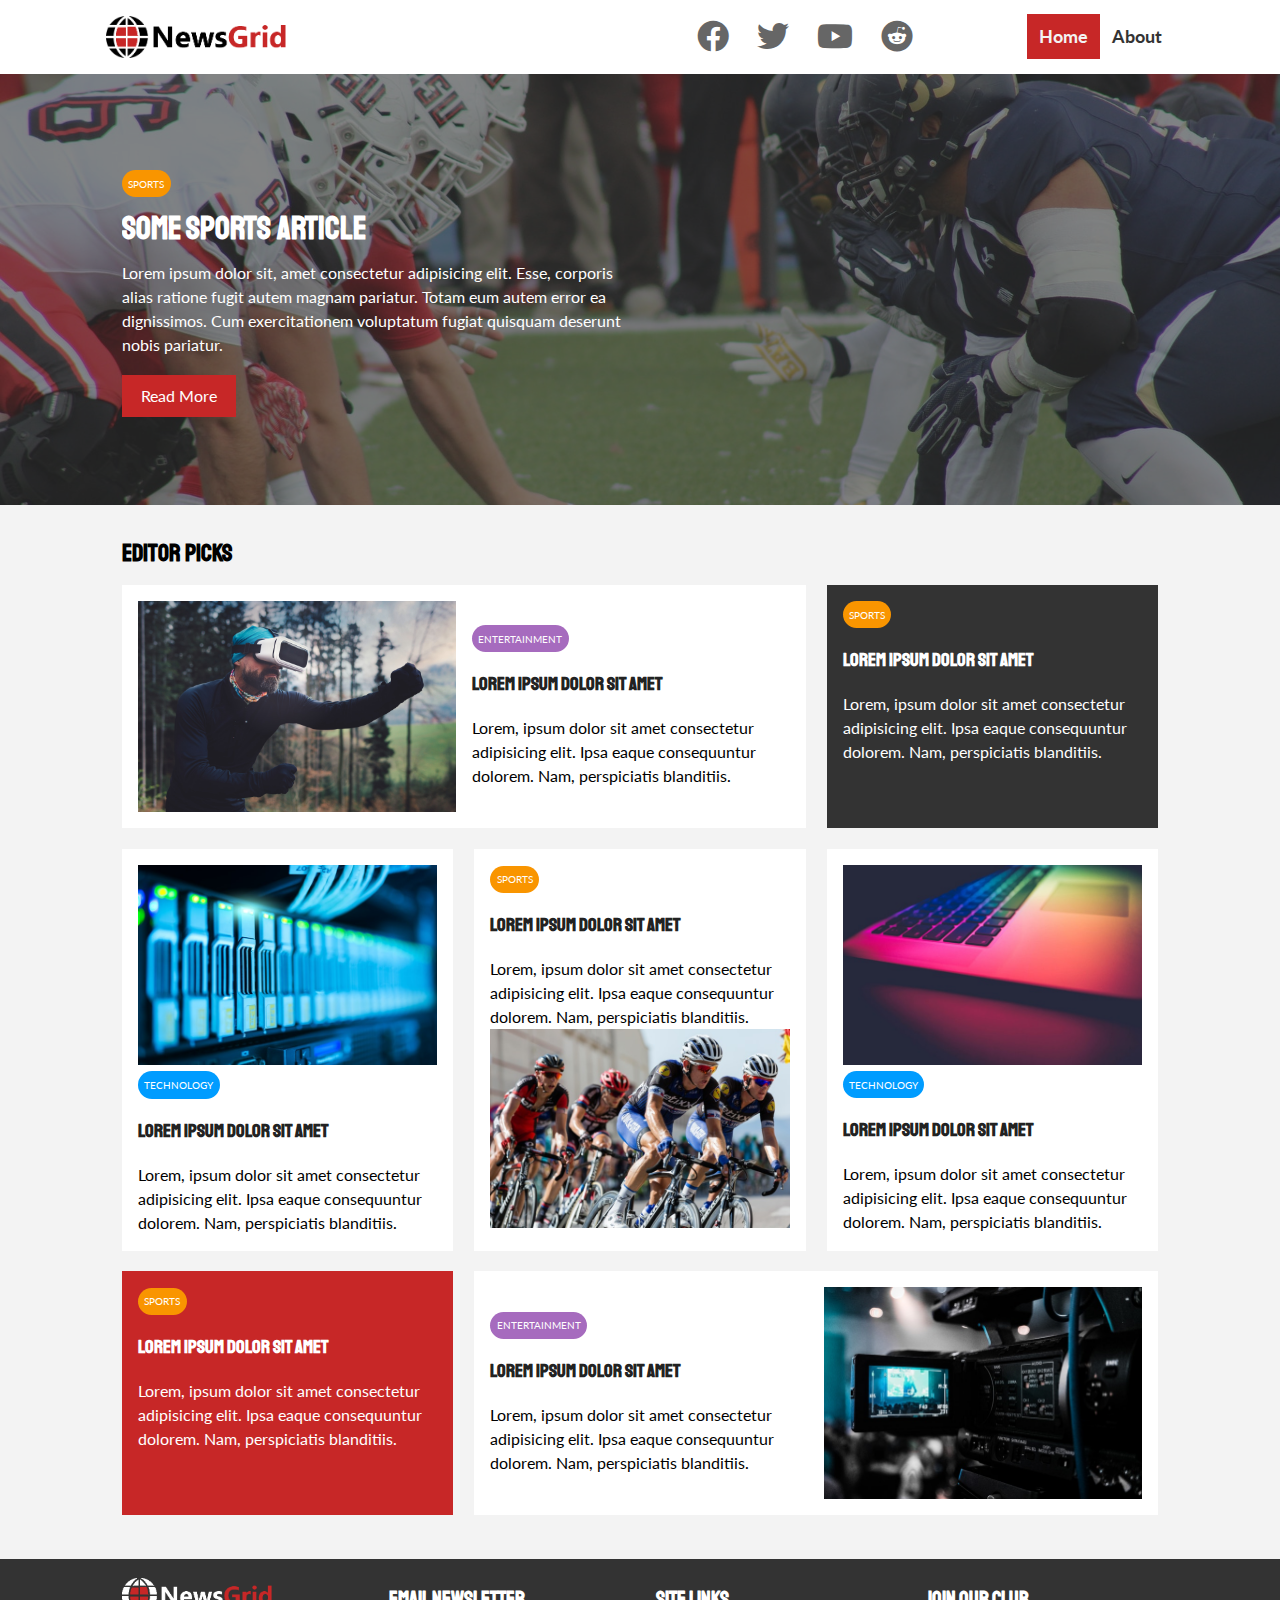
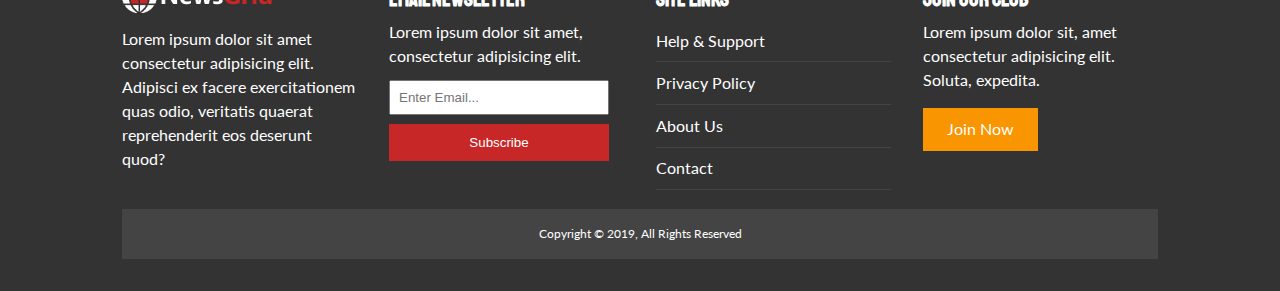
<file: index.html>
<!DOCTYPE html>
<html lang="en">
<head>
    <meta charset="UTF-8">
    <meta name="viewport" content="width=device-width, initial-scale=1.0"> 
    <link href="https://fonts.googleapis.com/css?family=Lato|Staatliches&display=swap" rel="stylesheet">
    <link rel="stylesheet" href="./css copy/all.css">
    <link rel="stylesheet" href="./css/style.css">
    <link rel="stylesheet" media="screen and (max-width: 900px)" href="./css/mobile.css"> 
    <link rel="shortcut icon" type="image/x-icon" href="favicon.ico">
    <title>NewsGrid | Latest News</title>
</head>
<body>

    <!-- navbar -->
      <nav class="main-nav">
          <div class="container">
              <img src="./image_resources/logo.png" alt="NewsGrid" class="logo">
              <div class="social-net">
                <a href="http://facebook.com" target="_blank"><i class="fab fa-facebook fa-2x"></i></a>
                <a href="http://twitter.com" target="_blank"><i class="fab fa-twitter fa-2x"></i></a>
                <a href="http://youtube.com" target="_blank"><i class="fab fa-youtube fa-2x"></i></a>
                <a href="http://reddit.com" target="_blank"><i class="fab fa-reddit fa-2x"></i></a>
                </div>
                <ul>
                    <li><a href="index.html" class="current-page">Home</a></li>
                    <li ><a href="./about.html">About</a></li>
                </ul>
          </div>
      </nav>

      <!-- showcase -->
      <div class="showcase">
        <div class="container">
            <div class="showcase-container">
                <div class="showcase-content">
                    <div class="category category-sports">Sports</div>
                    <h1>SOME SPORTS ARTICLE</h1>
                    <p>Lorem ipsum dolor sit, amet consectetur adipisicing elit. Esse, corporis alias ratione fugit autem magnam pariatur. Totam eum autem error ea dignissimos. Cum exercitationem voluptatum fugiat quisquam deserunt nobis pariatur.</p>
                    <a href="#" class="btn btn-primary">Read More</a>
                </div>
            </div>
        </div>
    </div>

    <!-- HOME ARTICLE -->

    <div class="home-article">
        <div class="container">
            <h2>Editor Picks</h2>
            <div class="article-container">
                <div class="card">
                    <img src="./image_resources/articles/ent1.jpg" alt="ent1">
                    <div>
                        <div class="category category-ent">
                            Entertainment 
                        </div>                        
                        <h3>
                            <a href="articel.html">Lorem ipsum dolor sit amet</a>
                        </h3>
                            <p>Lorem, ipsum dolor sit amet consectetur adipisicing elit. Ipsa eaque consequuntur dolorem. Nam, perspiciatis blanditiis.</p>
                    </div>
                </div>

                <div class="card bg-dark">
                    <div class="category category-sports">
                        Sports 
                    </div>                        
                    <h3>
                        <a href="articel.html">Lorem ipsum dolor sit amet</a>
                    </h3>
                        <p>Lorem, ipsum dolor sit amet consectetur adipisicing elit. Ipsa eaque consequuntur dolorem. Nam, perspiciatis blanditiis.</p>
                </div>

                <div class="card">
                    <img src="./image_resources/articles/tech1.jpg" alt="tech1">
                    <div class="category category-tech">
                        Technology
                    </div>                        
                    <h3>
                        <a href="articel.html">Lorem ipsum dolor sit amet</a>
                    </h3>
                        <p>Lorem, ipsum dolor sit amet consectetur adipisicing elit. Ipsa eaque consequuntur dolorem. Nam, perspiciatis blanditiis.</p>
                </div>

                <div class="card">
                    <div class="category category-sports">
                        Sports
                    </div>                        
                    <h3>
                        <a href="articel.html">Lorem ipsum dolor sit amet</a>
                    </h3>
                        <p>Lorem, ipsum dolor sit amet consectetur adipisicing elit. Ipsa eaque consequuntur dolorem. Nam, perspiciatis blanditiis.</p>
                    <img src="./image_resources/articles/sports1.jpg" alt="sports1">

                </div>

                <div class="card">
                    <img src="./image_resources/articles/tech2.jpg" alt="tech2">
                    <div class="category category-tech">
                        Technology
                    </div>                        
                    <h3>
                        <a href="articel.html">Lorem ipsum dolor sit amet</a>
                    </h3>
                        <p>Lorem, ipsum dolor sit amet consectetur adipisicing elit. Ipsa eaque consequuntur dolorem. Nam, perspiciatis blanditiis.</p>
                </div>

                <div class="card bg-primary">
                    <div class="category category-sports">
                        Sports 
                    </div>                        
                    <h3>
                        <a href="articel.html">Lorem ipsum dolor sit amet</a>
                    </h3>
                        <p>Lorem, ipsum dolor sit amet consectetur adipisicing elit. Ipsa eaque consequuntur dolorem. Nam, perspiciatis blanditiis.</p>
                </div>

                <div class="card">
                    <div>
                        <div class="category category-ent">
                            Entertainment 
                        </div>                        
                        <h3>
                            <a href="articel.html">Lorem ipsum dolor sit amet</a>
                        </h3>
                            <p>Lorem, ipsum dolor sit amet consectetur adipisicing elit. Ipsa eaque consequuntur dolorem. Nam, perspiciatis blanditiis.</p>
                    </div>

                    <img src="./image_resources/articles/ent2.jpg" alt="ent1">
                </div>
            </div>
        </div>
    </div>

    <!-- Footer -->
    <footer class="footer">
        <div class="container">
            <div class="foot-content">
                <div>
                    <img src="./image_resources/logo_light.png"  alt="logo">

                    <p>Lorem ipsum dolor sit amet consectetur adipisicing elit. Adipisci ex facere exercitationem quas odio, veritatis quaerat reprehenderit eos deserunt quod?</p>
                </div>

                <div>
                    <h3>Email Newsletter</h3>
                    <p>Lorem ipsum dolor sit amet, consectetur adipisicing elit.</p>
                    <form name="contact" method="POST" data-netlify="true">
                        <input type="email" name="email" placeholder="Enter Email...">
                        <input type="submit" class="btn btn-primary" value="Subscribe">
                    </form>
                </div>

                <div>
                    <h3>Site Links</h3>
                    <ul>
                        <li><a href="#">Help & Support</a></li>
                        <li><a href="#">Privacy Policy</a></li>
                        <li><a href="#">About Us</a></li>
                        <li><a href="#">Contact</a></li>
                    </ul>
                </div>

                <div>
                    <h3>Join Our Club</h3>
                    <p>Lorem ipsum dolor sit, amet consectetur adipisicing elit. Soluta, expedita.</p>

                    <a href="#" class="btn btn-secondary">Join Now</a>
                </div>
            </div>
            <div class="foot">
                <p>Copyright &copy; 2019, All Rights Reserved</p>
            </div>
        </div>
    </footer>

    <div></div>
</body>
</html>
</file>
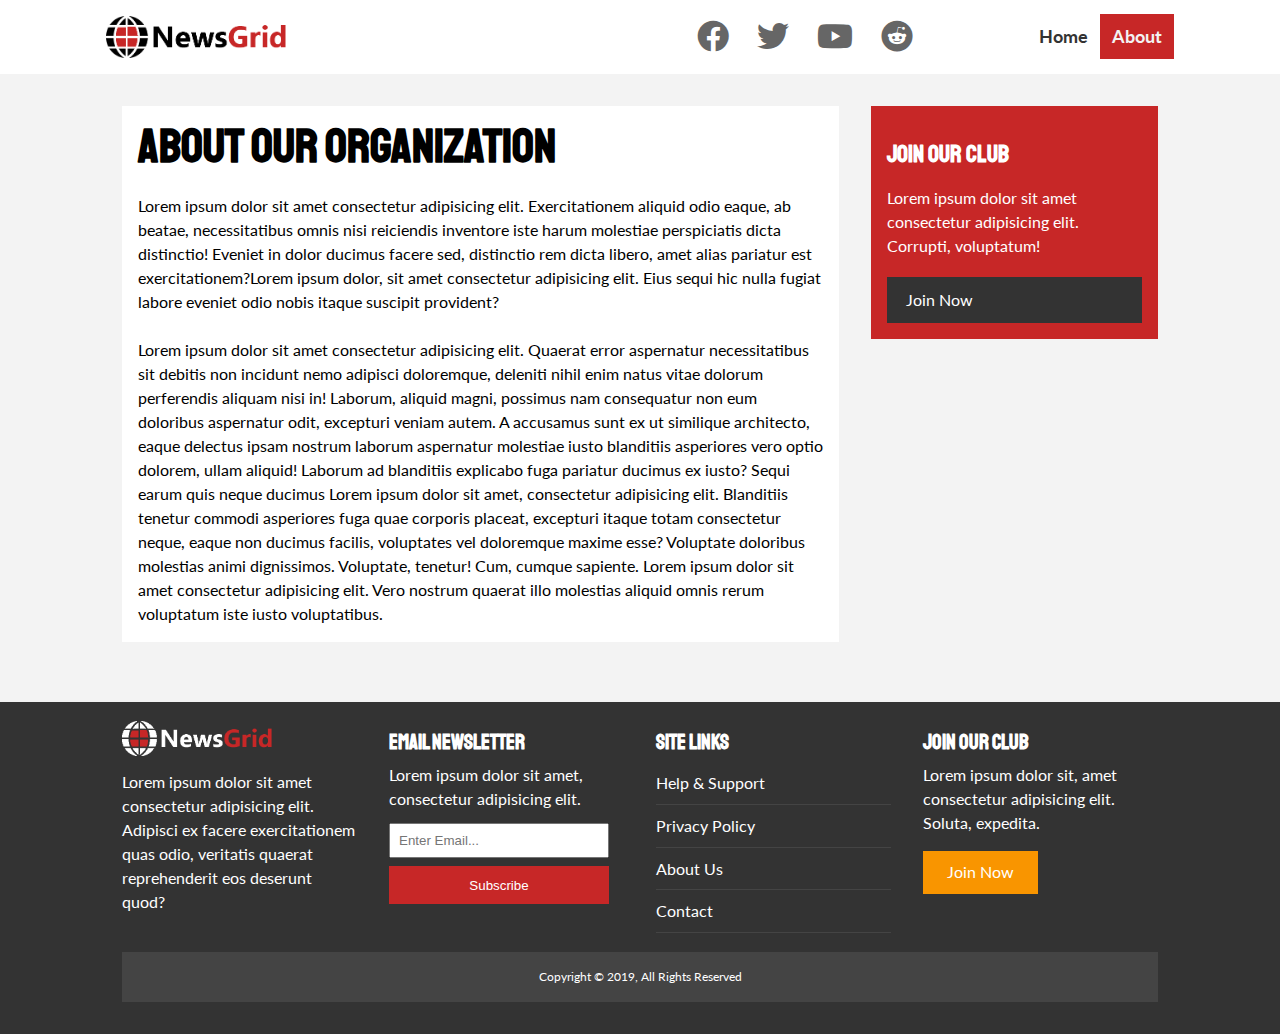
<file: about.html>
<!DOCTYPE html>
<html lang="en">
<head>
    <meta charset="UTF-8">
    <meta name="viewport" content="width=device-width, initial-scale=1.0"> 
    <link href="https://fonts.googleapis.com/css?family=Lato|Staatliches&display=swap" rel="stylesheet">
    <link rel="stylesheet" href="./css copy/all.css">
    <link rel="stylesheet" href="./css/style.css">
    <link rel="stylesheet" media="screen and (max-width: 900px)" href="./css/mobile.css"> 
    <link rel="shortcut icon" type="image/x-icon" href="favicon.ico">
    <title>NewsGrid | About</title>
</head>
<body>

    <!-- navbar -->
      <nav class="main-nav">
          <div class="container">
              <img src="./image_resources/logo.png" alt="NewsGrid" class="logo">
              <div class="social-net">
                <a href="http://facebook.com" target="_blank"><i class="fab fa-facebook fa-2x"></i></a>
                <a href="http://twitter.com" target="_blank"><i class="fab fa-twitter fa-2x"></i></a>
                <a href="http://youtube.com" target="_blank"><i class="fab fa-youtube fa-2x"></i></a>
                <a href="http://reddit.com" target="_blank"><i class="fab fa-reddit fa-2x"></i></a>
                </div>
                <ul>
                    <li><a href="index.html">Home</a></li>
                    <li ><a href="./about.html" class="current-page">About</a></li>
                </ul>
          </div>
      </nav>

      <section class="about-article">
        <div class="container">
            <div class="page-content">
                <div class="card">
                    <section>
                        <h1 class="l-3 py-05">About Our Organization</h1>
                        <p class="py-2">Lorem ipsum dolor sit amet consectetur adipisicing elit. Exercitationem aliquid odio eaque, ab beatae, necessitatibus omnis nisi reiciendis inventore iste harum molestiae perspiciatis dicta distinctio! Eveniet in dolor ducimus facere sed, distinctio rem dicta libero, amet alias pariatur est exercitationem?Lorem ipsum dolor, sit amet consectetur adipisicing elit. Eius sequi hic nulla fugiat labore eveniet odio nobis itaque suscipit provident?
                        </p>

                        <p>
                            Lorem ipsum dolor sit amet consectetur adipisicing elit. Quaerat error aspernatur necessitatibus sit debitis non incidunt nemo adipisci doloremque, deleniti nihil enim natus vitae dolorum perferendis aliquam nisi in! Laborum, aliquid magni, possimus nam consequatur non eum doloribus aspernatur odit, excepturi veniam autem. A accusamus sunt ex ut similique architecto, eaque delectus ipsam nostrum laborum aspernatur molestiae iusto blanditiis asperiores vero optio dolorem, ullam aliquid! Laborum ad blanditiis explicabo fuga pariatur ducimus ex iusto? Sequi earum quis neque ducimus Lorem ipsum dolor sit amet, consectetur adipisicing elit. Blanditiis tenetur commodi asperiores fuga quae corporis placeat, excepturi itaque totam consectetur neque, eaque non ducimus facilis, voluptates vel doloremque maxime esse? Voluptate doloribus molestias animi dignissimos. Voluptate, tenetur! Cum, cumque sapiente. Lorem ipsum dolor sit amet consectetur adipisicing elit. Vero nostrum quaerat illo molestias aliquid omnis rerum voluptatum iste iusto voluptatibus.</p>
                    </section>

                </div>
                <aside class="card bg-primary"">
                        <h2>Join Our Club</h2>
                        <p>Lorem ipsum dolor sit amet consectetur adipisicing elit. Corrupti, voluptatum!</p>

                        <a href="./about.html" class="btn">Join Now</a>
                </aside>    
            </div>
            
        </div>
      </section>



      <!-- Footer -->
      <footer class="footer">
        <div class="container">
            <div class="foot-content">
                <div>
                    <img src="./image_resources/logo_light.png"  alt="logo">

                    <p>Lorem ipsum dolor sit amet consectetur adipisicing elit. Adipisci ex facere exercitationem quas odio, veritatis quaerat reprehenderit eos deserunt quod?</p>
                </div>

                <div>
                    <h3>Email Newsletter</h3>
                    <p>Lorem ipsum dolor sit amet, consectetur adipisicing elit.</p>
                    <form name="contact" method="POST" data-netlify="true">
                        <input type="email" name="email" placeholder="Enter Email...">
                        <input type="submit" class="btn btn-primary" value="Subscribe">
                    </form>
                </div>

                <div>
                    <h3>Site Links</h3>
                    <ul>
                        <li><a href="#">Help & Support</a></li>
                        <li><a href="#">Privacy Policy</a></li>
                        <li><a href="#">About Us</a></li>
                        <li><a href="#">Contact</a></li>
                    </ul>
                </div>

                <div>
                    <h3>Join Our Club</h3>
                    <p>Lorem ipsum dolor sit, amet consectetur adipisicing elit. Soluta, expedita.</p>

                    <a href="#" class="btn btn-secondary">Join Now</a>
                </div>
            </div>
            <div class="foot">
                <p>Copyright &copy; 2019, All Rights Reserved</p>
            </div>
        </div>
    </footer>

    <div></div>
</body>
</html>
</file>
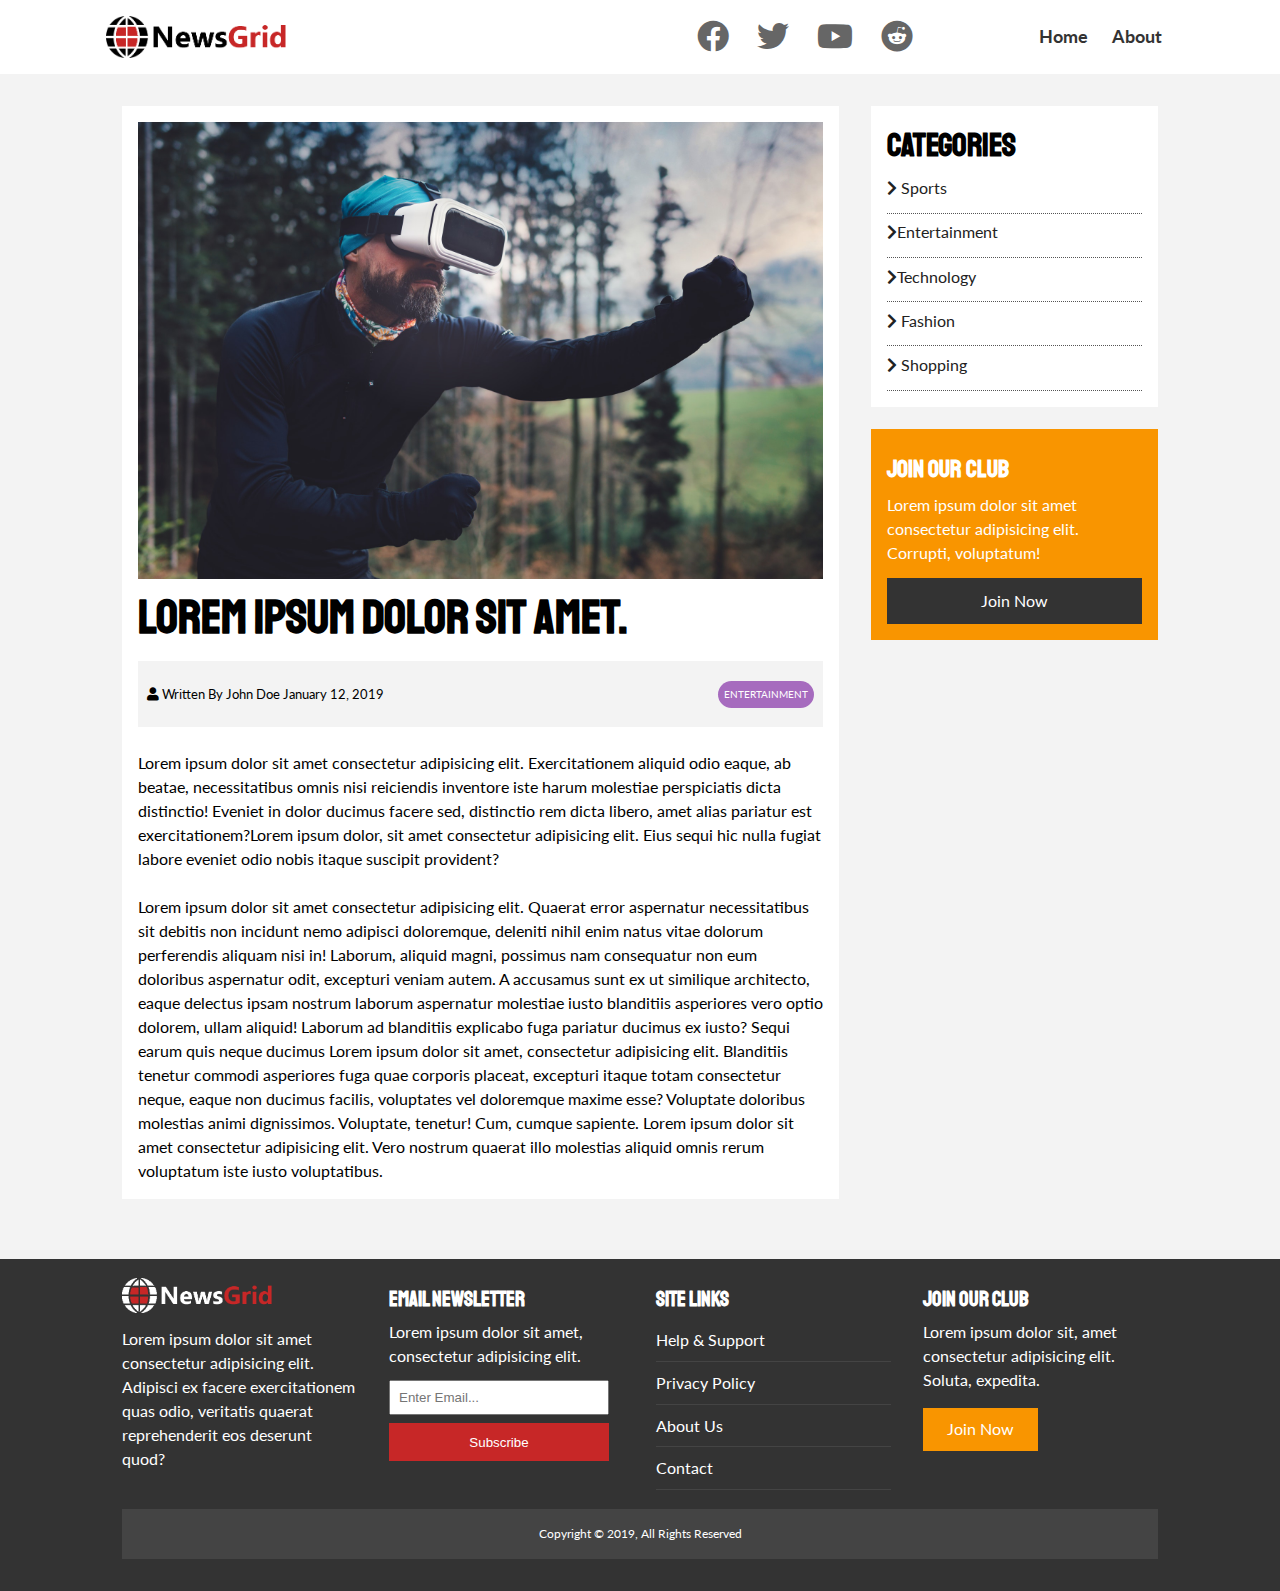
<file: articel.html>
<!DOCTYPE html>
<html lang="en">
<head>
    <meta charset="UTF-8">
    <meta name="viewport" content="width=device-width, initial-scale=1.0"> 
    <link href="https://fonts.googleapis.com/css?family=Lato|Staatliches&display=swap" rel="stylesheet">
    <link rel="stylesheet" href="./css copy/all.css">
    <link rel="stylesheet" href="./css/style.css">
    <link rel="stylesheet" media="screen and (max-width: 900px)" href="./css/mobile.css"> 
    <link rel="shortcut icon" type="image/x-icon" href="favicon.ico">
    <title>NewsGrid | About</title>
</head>
<body>

    <!-- navbar -->
      <nav class="main-nav">
          <div class="container">
              <img src="./image_resources/logo.png" alt="NewsGrid" class="logo">
              <div class="social-net">
                <a href="http://facebook.com" target="_blank"><i class="fab fa-facebook fa-2x"></i></a>
                <a href="http://twitter.com" target="_blank"><i class="fab fa-twitter fa-2x"></i></a>
                <a href="http://youtube.com" target="_blank"><i class="fab fa-youtube fa-2x"></i></a>
                <a href="http://reddit.com" target="_blank"><i class="fab fa-reddit fa-2x"></i></a>
                </div>
                <ul>
                    <li><a href="index.html">Home</a></li>
                    <li ><a href="./about.html" >About</a></li>
                </ul>
          </div>
      </nav>

      <section class="one-article">
        <div class="container">
            <div class="page-content">
                <div class="card">
                    <section>
                        <img src="./image_resources/articles/ent1.jpg" alt="ent1">
                        <h1 class="l-3">Lorem ipsum dolor sit amet.</h1>
                        <div class="writter">
                            <small><i class="fas fa-user"></i> Written By John Doe January 12, 2019</small>
                            <span class="category category-ent">Entertainment</span>
                        </div>

                        <p class="py-2">Lorem ipsum dolor sit amet consectetur adipisicing elit. Exercitationem aliquid odio eaque, ab beatae, necessitatibus omnis nisi reiciendis inventore iste harum molestiae perspiciatis dicta distinctio! Eveniet in dolor ducimus facere sed, distinctio rem dicta libero, amet alias pariatur est exercitationem?Lorem ipsum dolor, sit amet consectetur adipisicing elit. Eius sequi hic nulla fugiat labore eveniet odio nobis itaque suscipit provident?
                        </p>

                        <p>
                            Lorem ipsum dolor sit amet consectetur adipisicing elit. Quaerat error aspernatur necessitatibus sit debitis non incidunt nemo adipisci doloremque, deleniti nihil enim natus vitae dolorum perferendis aliquam nisi in! Laborum, aliquid magni, possimus nam consequatur non eum doloribus aspernatur odit, excepturi veniam autem. A accusamus sunt ex ut similique architecto, eaque delectus ipsam nostrum laborum aspernatur molestiae iusto blanditiis asperiores vero optio dolorem, ullam aliquid! Laborum ad blanditiis explicabo fuga pariatur ducimus ex iusto? Sequi earum quis neque ducimus Lorem ipsum dolor sit amet, consectetur adipisicing elit. Blanditiis tenetur commodi asperiores fuga quae corporis placeat, excepturi itaque totam consectetur neque, eaque non ducimus facilis, voluptates vel doloremque maxime esse? Voluptate doloribus molestias animi dignissimos. Voluptate, tenetur! Cum, cumque sapiente. Lorem ipsum dolor sit amet consectetur adipisicing elit. Vero nostrum quaerat illo molestias aliquid omnis rerum voluptatum iste iusto voluptatibus.</p>
                    </section>

                </div>

                <aside>
                    <div id="categories" class="card">
                        <h3 class="l-2 py-05">Categories</h3>
                        <ul>
                           <li> <a href="#"><i class="fas fa-chevron-right"></i> Sports</a></li>
                           <li> <a href="#"><i class="fas fa-chevron-right"></i>Entertainment</a></li>
                           <li> <a href="#"><i class="fas fa-chevron-right"></i>Technology</a></li>
                           <li> <a href="#"><i class="fas fa-chevron-right"></i> Fashion</a></li>
                           <li> <a href="#"><i class="fas fa-chevron-right"></i> Shopping </a></li>
                        </ul>
                    </div>
                    <div class="card bg-secondary">          
                        <h2 class="py-05">Join Our Club</h2>
                        <p>Lorem ipsum dolor sit amet consectetur adipisicing elit. Corrupti, voluptatum!</p>
                        <a href="./about.html" class="btn">Join Now</a>
                    </div>
                       
                </aside>    
            </div>
            
        </div>
      </section>



      <!-- Footer -->
      <footer class="footer">
        <div class="container">
            <div class="foot-content">
                <div>
                    <img src="./image_resources/logo_light.png"  alt="logo">

                    <p>Lorem ipsum dolor sit amet consectetur adipisicing elit. Adipisci ex facere exercitationem quas odio, veritatis quaerat reprehenderit eos deserunt quod?</p>
                </div>

                <div>
                    <h3>Email Newsletter</h3>
                    <p>Lorem ipsum dolor sit amet, consectetur adipisicing elit.</p>
                    <form name="contact" method="POST" data-netlify="true">
                        <input type="email" name="email" placeholder="Enter Email...">
                        <input type="submit" class="btn btn-primary" value="Subscribe">
                    </form>
                </div>

                <div>
                    <h3>Site Links</h3>
                    <ul>
                        <li><a href="#">Help & Support</a></li>
                        <li><a href="#">Privacy Policy</a></li>
                        <li><a href="#">About Us</a></li>
                        <li><a href="#">Contact</a></li>
                    </ul>
                </div>

                <div>
                    <h3>Join Our Club</h3>
                    <p>Lorem ipsum dolor sit, amet consectetur adipisicing elit. Soluta, expedita.</p>

                    <a href="#" class="btn btn-secondary">Join Now</a>
                </div>
            </div>
            <div class="foot">
                <p>Copyright &copy; 2019, All Rights Reserved</p>
            </div>
        </div>
    </footer>

    <div></div>
</body>
</html>
</file>
<file: css/style.css>
:root{
    --primary-color: #c72727;
    --secondary-color: #f99500;
    --light-color: #f3f3f3;
    --dark-color: #333;
    --max-width: 1100px;
}

.category{
    --sport-color: #f99500;
    --ent-color: #a66bbe;
    --tech-color: #009cff;
}

*{
    margin: 0;
    padding: 0;
    box-sizing: border-box;
}

body{
    font-family: 'Lato', sans-serif;
    line-height: 1.5rem;
    background: var(--light-color);
}

a{
    text-decoration: none;
    color: #222;
}


li{
    list-style: none;
}

img{
    width: 100%;
}

h1, h2, h3, h4, h5, h6{
    font-family: 'Staatliches', Arial;
    line-height: 2rem;
    padding: 1rem 0;
    /* font-size: 2rem; */
}


.l-2{font-size: 2rem;}
.l-3{font-size: 3rem;}
.l-4{font-size: 4rem;}

.py-05{padding: 0.5rem 0;}
.py-2{padding: 1.5rem 0;}
.py-3{padding: 2rem 0;}
.py-4{padding: 3rem 0;}


/* inner page grid content */

.page-content{
    display: grid;
    grid-template-columns: 5fr 2fr;
    grid-gap: 2rem;
    margin: 2rem 0;
}

.page-content > *:first-child{
    grid-row: 1 / span 3;
}
/* utilities */
.container{
    padding: 0 2rem;
    /* margin: 1rem; */
    max-width: var(--max-width);
    overflow: hidden;
    margin: auto;
}

.btn{
    background: #333;
    color: white;
    padding: 0.7rem 1.2rem;
}

.card{
    background: #fff;
    padding: 1rem;
}

.btn:hover{
    opacity: 0.9;
}

.btn-primary{background: var(--primary-color);}
.btn-secondary{background: var(--secondary-color)}
.btn-light{background: var(--light-color);}

.category{
    display: inline-block;
    border-radius: 15px;
    padding: 0.1rem 0.4rem;
    text-transform: uppercase;
    font-size: 0.65rem;
    color: #fff;
}

.category-sports{background: var(--secondary-color);}
.category-ent{background: var(--ent-color);}
.category-tech{background: var(--tech-color);}


.bg-dark{background: var(--dark-color);
    color:#fff;
}
.bg-primary{background: var(--primary-color);
    color:#fff;
}
.bg-secondary{background: var(--secondary-color);
    color:#fff;
}

.bg-dark h1,
.bg-dark h2,
.bg-dark h3,
.bg-dark a{
    color: #fff;
}

.bg-primary h1,
.bg-primary h2,
.bg-primary h3,
.bg-primary a{
    color: #fff;
}

.bg-secondary h1,
.bg-secondary h2,
.bg-secondary h3,
.bg-secondary a{
    color: #fff;
}

/* NAVBAR */
.main-nav{
    background: #fff;
    position: sticky;
    top: 0;
    z-index: 2;
}

.main-nav .container{
    display: grid;
    grid-template-columns: 6fr 3fr 2fr;
    padding: 1rem;
    align-items: center;
}

.main-nav .container .logo{
    width: 180px;
}

.main-nav .container a{
    color: var(--dark-color);
    padding: 0 .5rem;
}

.main-nav .container ul{
    display: flex;
    justify-self: end;
}

.main-nav .container ul li{
    font-size: 1.1rem;
}

.main-nav .container ul li a{
    text-decoration: none;
    color: var(--dark-color);
    font-weight: bold;
    padding: 0.75rem ;
}

.main-nav .container ul li a.current-page{
    background: var(--primary-color);
    color: var(--light-color);
}

.main-nav .container ul li a:hover{
    background: var(--light-color);
    color: black;
}

.main-nav .container .social-net a{
    color: #666;
    margin-right: 0.5rem;
}

/* SHOWCASE */

.showcase{
    background: #333;
    position: relative;
    padding: 2rem;
    color: #fff;
}

.showcase::before{ /*OVERLAY*/
    content: '';
    position: absolute;
    top: 0;
    left: 0;
    background: url(../image_resources/featured.jpg) no-repeat center center/cover;
    height: 100%;
    width: 100%;
    opacity: 0.4;
}

.showcase .showcase-container{
    display: grid;
    grid-template-columns: repeat(2, 1fr);
    justify-content: center;
    align-items: center;
    padding: 4rem 0;
    overflow: hidden;
}

.showcase .showcase-content{
    z-index: 1;
}

.showcase .showcase-content p{
    padding-bottom: 1.7rem;
}


/* Home Article */
.home-article{
    padding: 1rem 0;
}


.article-container{
    display: grid;
    grid-template-columns: repeat(3, 1fr); /* dibagi 3 tiap baris */
    grid-gap: 1.3rem;
    
}



.home-article .article-container .card:first-child,.home-article .article-container .card:last-child{
    display: grid;
    grid-template-columns: repeat(2, 1fr); /* dibagi dua untuk satu article */
    grid-column: 1 / span 2;
    grid-gap: 1rem;
    justify-content: center;
    align-items: center;
}

.home-article .article-container .card:last-child{
    grid-column: 2 / span 2;
}

/* FOOTER */

.footer{
    background:var(--dark-color) ;
    color: #fff;
    margin-top: 1.75rem;
}

.footer .foot-content{
    display: grid;
    grid-template-columns: repeat(4, 1fr);
    grid-gap: 2rem;
    padding: 1.2rem 0;    
    justify-content: center;
}


.footer .foot-content img{
    width: 150px;
    margin-bottom: 0.5rem;
}

.footer .foot-content h3{
    padding: 0.3rem 0;
    font-size: 1.3rem;
}

.footer .foot-content form{
    padding: 0.75rem 0;
}

.footer .foot-content form input{
    width: 220px;   
}

.footer .foot-content form input[type="email"]{
    padding: 0.5rem;
    margin-bottom: 0.55rem;
}

.footer .foot-content form input:last-child{
    border: none;
    padding: 0.7rem;
}

.footer .foot-content a {
    color: #fff;
}

.footer .foot-content .btn-secondary{
    display: inline-block;
    margin-top: 1rem;
    padding: 0.6rem 1.5rem;
}

.footer .foot-content div ul li{
    padding: 0.55rem 0;
    border-bottom: 1px solid #444;
}

.footer .foot-content div ul li a:hover{
    color: var(--primary-color);
}

.foot{
    background: #444;
    text-align: center;
    color: #fff;
    padding: 0.8rem;
    font-size: 0.75rem;
    margin-bottom: 2rem;
}


/* ABOUT */

.about-article aside a{
    display: block;
    margin-top: 1.2rem;
}


/* Article */
.one-article section > .writter{
    background: var(--light-color);
    padding: 1.2rem 0.55rem;
    margin-top: 0.8rem;
    display: flex;
    justify-content: space-between;
    align-items: center;
}

.one-article #categories ul li{
    border-bottom: 1px dotted #555;
    padding-bottom: 0.4rem;
}

.one-article #categories ul li a{
    display: inline-block;
    margin: 0.4rem 0;
} 
.one-article #categories ul li a:hover{
    color: var(--primary-color);
}

.one-article aside .bg-secondary a{
    display: block;
    margin-top: 0.8rem;
    text-align: center;
}

.one-article aside .bg-secondary{
    margin-top: 1.4rem;
}
</file>
<file: css/mobile.css>
.main-nav .container{
    grid-template-columns: 1fr;
}

.main-nav .social-net{
    display: none;
}

.main-nav .container .logo{
    margin-bottom: 1rem;
}
.main-nav .container ul,
.main-nav .container .logo{
    justify-self: center;
}

.main-nav .container ul li a{
    padding: 0.5rem;
}

.home-article .article-container{
    grid-template-columns: repeat(2, 1fr);
}

.home-article .article-container .card:first-child,.home-article .article-container .card:last-child{
    grid-template-columns: 1fr; 
    grid-column: 1;
}

/* article */
.one-article .container .page-content section > h1{
    line-height: 3.5rem;
}

@media(max-width:600px){
    h1{
        line-height: 3.5rem;
    }

    .showcase .showcase-container{
        grid-template-columns: 1fr;
    }
    .home-article .article-container,
    .footer .foot-content{
        grid-template-columns: 1fr;
    }
    
    .footer .foot-content div:first-child,
    .footer .foot-content div:nth-child(2){
        border-bottom: 2px solid #444;
        padding-bottom: 1.2rem;
    }

    .page-content{
        grid-template-columns: 1fr;
    }

    .page-content .card section > h1{
        line-height: 3.5rem;
        text-align: center;
    }

    .page-content .card section .writter{
        display: grid;
        grid-template-columns: 1fr;
        text-align: center;
    }

    .page-content .card section .writter > small{
        margin-bottom: 0.7rem;
    }
}
</file>
